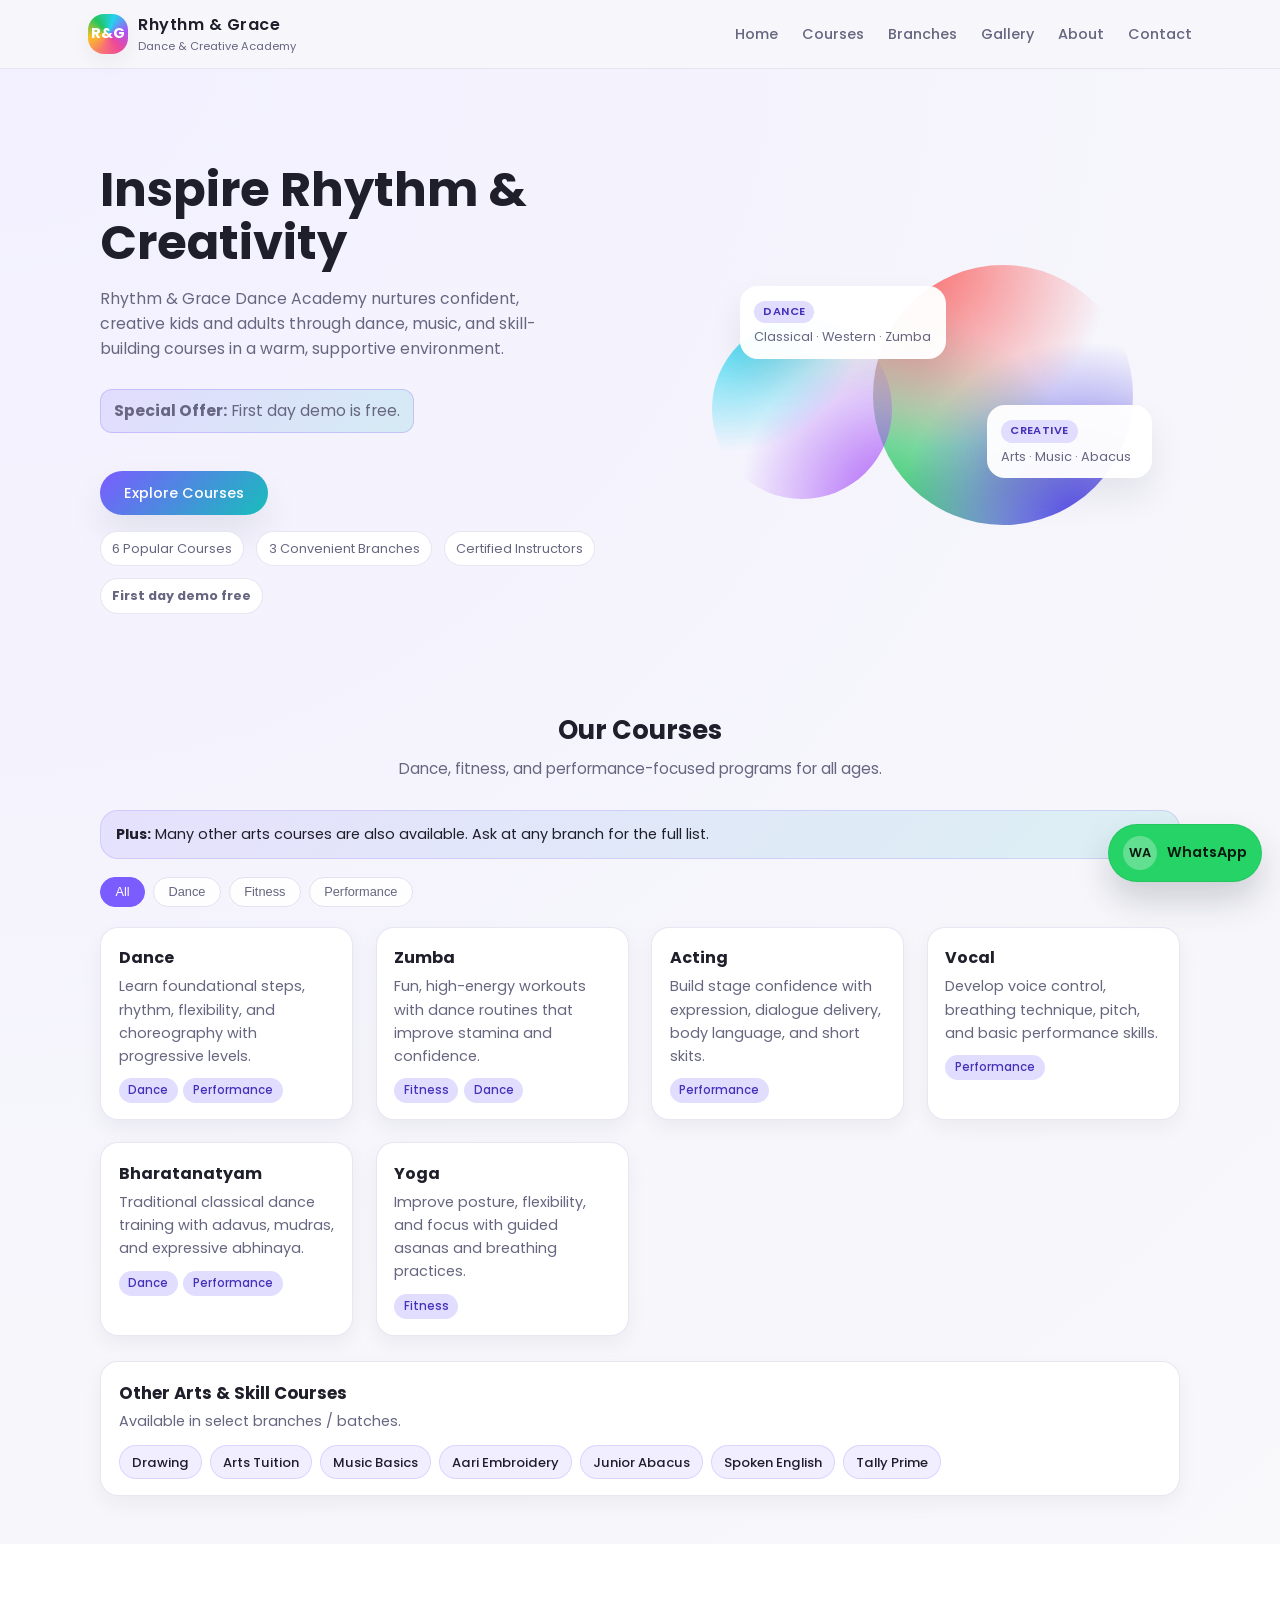
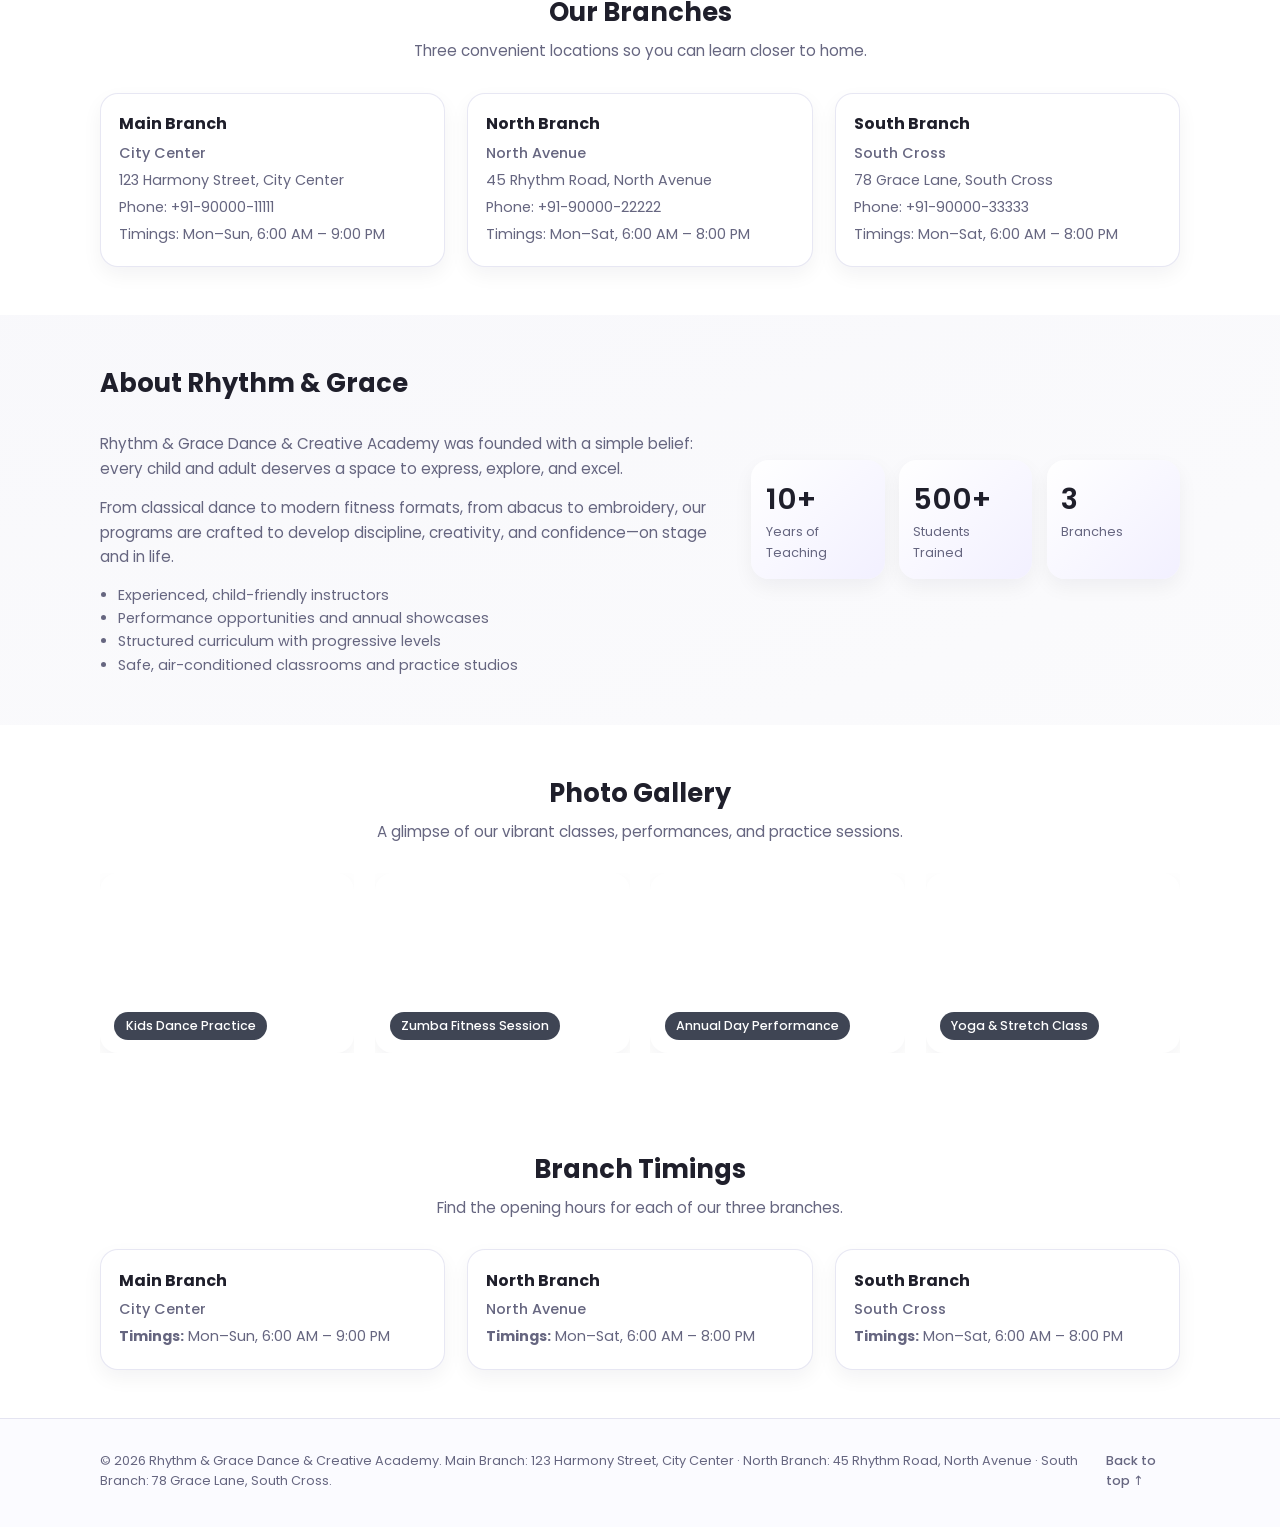
<file: index.html>
<!DOCTYPE html>
<html lang="en">

<head>
  <meta charset="UTF-8" />
  <meta name="viewport" content="width=device-width, initial-scale=1.0" />
  <title>Rhythm & Grace Dance Academy</title>
  <link rel="preconnect" href="https://fonts.googleapis.com">
  <link rel="preconnect" href="https://fonts.gstatic.com" crossorigin>
  <link
    href="https://fonts.googleapis.com/css2?family=Poppins:wght@300;400;500;600;700&family=Nunito:wght@300;400;600;700&display=swap"
    rel="stylesheet">
  <link rel="stylesheet" href="styles.css" />
</head>

<body>
  <header class="site-header" id="top">
    <div class="container header-inner">
      <div class="logo">
        <span class="logo-mark">R&G</span>
        <div class="logo-text">
          <span class="logo-title">Rhythm &amp; Grace</span>
          <span class="logo-subtitle">Dance &amp; Creative Academy</span>
        </div>
      </div>
      <nav class="main-nav">
        <button class="nav-toggle" aria-label="Toggle navigation">
          <span></span>
          <span></span>
        </button>
        <ul class="nav-links">
          <li><a href="#hero">Home</a></li>
          <li><a href="#courses">Courses</a></li>
          <li><a href="#branches">Branches</a></li>
          <li><a href="#gallery">Gallery</a></li>
          <li><a href="#about">About</a></li>
          <li><a href="#contact">Contact</a></li>
        </ul>
      </nav>
    </div>
  </header>

  <main>
    <section class="hero" id="hero">
      <div class="container hero-inner">
        <div class="hero-text">
          <h1>Inspire Rhythm &amp; Creativity</h1>
          <p>
            Rhythm &amp; Grace Dance Academy nurtures confident, creative kids and adults through
            dance, music, and skill-building courses in a warm, supportive environment.
          </p>
          <p class="hero-offer"><strong>Special Offer:</strong> First day demo is free.</p>
          <div class="hero-actions">
            <a href="#courses" class="btn primary-btn">Explore Courses</a>
          </div>
          <div class="hero-highlights">
            <span>6 Popular Courses</span>
            <span>3 Convenient Branches</span>
            <span>Certified Instructors</span>
            <span><strong>First day demo free</strong></span>
          </div>
        </div>
        <div class="hero-visual">
          <div class="hero-circle hero-circle-main"></div>
          <div class="hero-circle hero-circle-secondary"></div>
          <div class="hero-card hero-card-dance">
            <span class="hero-card-label">Dance</span>
            <span class="hero-card-text">Classical · Western · Zumba</span>
          </div>
          <div class="hero-card hero-card-creative">
            <span class="hero-card-label">Creative</span>
            <span class="hero-card-text">Arts · Music · Abacus</span>
          </div>
        </div>
      </div>
    </section>

    <section class="section" id="courses">
      <div class="container">
        <header class="section-header">
          <h2>Our Courses</h2>
          <p>Dance, fitness, and performance-focused programs for all ages.</p>
        </header>

        <div class="info-banner" role="note" aria-label="Additional courses note">
          <strong>Plus:</strong> Many other arts courses are also available. Ask at any branch for the full list.
        </div>

        <div class="course-filters" aria-label="Filter courses">
          <button class="filter-btn active" data-filter="all">All</button>
          <button class="filter-btn" data-filter="dance">Dance</button>
          <button class="filter-btn" data-filter="fitness">Fitness</button>
          <button class="filter-btn" data-filter="performance">Performance</button>
        </div>

        <div class="cards-grid courses-grid">
          <article class="card course-card" data-category="dance performance">
            <h3>Dance</h3>
            <p>Learn foundational steps, rhythm, flexibility, and choreography with progressive levels.</p>
            <div class="tags">
              <span class="tag">Dance</span>
              <span class="tag">Performance</span>
            </div>
          </article>

          <article class="card course-card" data-category="fitness dance">
            <h3>Zumba</h3>
            <p>Fun, high-energy workouts with dance routines that improve stamina and confidence.</p>
            <div class="tags">
              <span class="tag">Fitness</span>
              <span class="tag">Dance</span>
            </div>
          </article>

          <article class="card course-card" data-category="performance">
            <h3>Acting</h3>
            <p>Build stage confidence with expression, dialogue delivery, body language, and short skits.</p>
            <div class="tags">
              <span class="tag">Performance</span>
            </div>
          </article>

          <article class="card course-card" data-category="performance">
            <h3>Vocal</h3>
            <p>Develop voice control, breathing technique, pitch, and basic performance skills.</p>
            <div class="tags">
              <span class="tag">Performance</span>
            </div>
          </article>

          <article class="card course-card" data-category="dance performance">
            <h3>Bharatanatyam</h3>
            <p>Traditional classical dance training with adavus, mudras, and expressive abhinaya.</p>
            <div class="tags">
              <span class="tag">Dance</span>
              <span class="tag">Performance</span>
            </div>
          </article>

          <article class="card course-card" data-category="fitness">
            <h3>Yoga</h3>
            <p>Improve posture, flexibility, and focus with guided asanas and breathing practices.</p>
            <div class="tags">
              <span class="tag">Fitness</span>
            </div>
          </article>
        </div>

        <div class="other-courses">
          <h3 class="other-courses-title">Other Arts &amp; Skill Courses</h3>
          <p class="other-courses-subtitle">Available in select branches / batches.</p>
          <div class="chips">
            <span class="chip">Drawing</span>
            <span class="chip">Arts Tuition</span>
            <span class="chip">Music Basics</span>
            <span class="chip">Aari Embroidery</span>
            <span class="chip">Junior Abacus</span>
            <span class="chip">Spoken English</span>
            <span class="chip">Tally Prime</span>
          </div>
        </div>
      </div>
    </section>

    <section class="section section-alt" id="branches">
      <div class="container">
        <header class="section-header">
          <h2>Our Branches</h2>
          <p>Three convenient locations so you can learn closer to home.</p>
        </header>

        <div class="cards-grid branches-grid">
          <article class="card branch-card">
            <h3>Main Branch</h3>
            <p class="branch-area">City Center</p>
            <p class="branch-detail">123 Harmony Street, City Center</p>
            <p class="branch-detail">Phone: +91-90000-11111</p>
            <p class="branch-detail">Timings: Mon–Sun, 6:00 AM – 9:00 PM</p>
          </article>

          <article class="card branch-card">
            <h3>North Branch</h3>
            <p class="branch-area">North Avenue</p>
            <p class="branch-detail">45 Rhythm Road, North Avenue</p>
            <p class="branch-detail">Phone: +91-90000-22222</p>
            <p class="branch-detail">Timings: Mon–Sat, 6:00 AM – 8:00 PM</p>
          </article>

          <article class="card branch-card">
            <h3>South Branch</h3>
            <p class="branch-area">South Cross</p>
            <p class="branch-detail">78 Grace Lane, South Cross</p>
            <p class="branch-detail">Phone: +91-90000-33333</p>
            <p class="branch-detail">Timings: Mon–Sat, 6:00 AM – 8:00 PM</p>
          </article>
        </div>
      </div>
    </section>

    <section class="section" id="about">
      <div class="container about-grid">
        <div class="about-text">
          <header class="section-header align-left">
            <h2>About Rhythm &amp; Grace</h2>
          </header>
          <p>
            Rhythm &amp; Grace Dance &amp; Creative Academy was founded with a simple belief: every child and adult
            deserves a space to express, explore, and excel.
          </p>
          <p>
            From classical dance to modern fitness formats, from abacus to embroidery, our programs are crafted to
            develop discipline, creativity, and confidence—on stage and in life.
          </p>
          <ul class="about-list">
            <li>Experienced, child-friendly instructors</li>
            <li>Performance opportunities and annual showcases</li>
            <li>Structured curriculum with progressive levels</li>
            <li>Safe, air-conditioned classrooms and practice studios</li>
          </ul>
        </div>
        <div class="about-highlights">
          <div class="highlight-card">
            <span class="highlight-number">10+</span>
            <span class="highlight-label">Years of Teaching</span>
          </div>
          <div class="highlight-card">
            <span class="highlight-number">500+</span>
            <span class="highlight-label">Students Trained</span>
          </div>
          <div class="highlight-card">
            <span class="highlight-number">3</span>
            <span class="highlight-label">Branches</span>
          </div>
        </div>
      </div>
    </section>

    <section class="section section-alt" id="gallery">
      <div class="container">
        <header class="section-header">
          <h2>Photo Gallery</h2>
          <p>A glimpse of our vibrant classes, performances, and practice sessions.</p>
        </header>
        <div class="gallery-grid">
          <div class="gallery-item">
            <div class="gallery-thumb photo1"></div>
            <span class="gallery-label">Kids Dance Practice</span>
          </div>
          <div class="gallery-item">
            <div class="gallery-thumb photo2"></div>
            <span class="gallery-label">Zumba Fitness Session</span>
          </div>
          <div class="gallery-item">
            <div class="gallery-thumb photo3"></div>
            <span class="gallery-label">Annual Day Performance</span>
          </div>
          <div class="gallery-item">
            <div class="gallery-thumb photo4"></div>
            <span class="gallery-label">Yoga &amp; Stretch Class</span>
          </div>
        </div>
      </div>
    </section>

    <section class="section section-alt" id="contact">
      <div class="container">
        <header class="section-header">
          <h2>Branch Timings</h2>
          <p>Find the opening hours for each of our three branches.</p>
        </header>
        <div class="cards-grid branches-grid">
          <article class="card branch-card">
            <h3>Main Branch</h3>
            <p class="branch-area">City Center</p>
            <p class="branch-detail"><strong>Timings:</strong> Mon–Sun, 6:00 AM – 9:00 PM</p>
          </article>
          <article class="card branch-card">
            <h3>North Branch</h3>
            <p class="branch-area">North Avenue</p>
            <p class="branch-detail"><strong>Timings:</strong> Mon–Sat, 6:00 AM – 8:00 PM</p>
          </article>
          <article class="card branch-card">
            <h3>South Branch</h3>
            <p class="branch-area">South Cross</p>
            <p class="branch-detail"><strong>Timings:</strong> Mon–Sat, 6:00 AM – 8:00 PM</p>
          </article>
        </div>
      </div>
    </section>
  </main>

  <footer class="site-footer">
    <div class="container footer-inner">
      <p>&copy; <span id="year"></span> Rhythm &amp; Grace Dance &amp; Creative Academy. Main Branch: 123 Harmony Street,
        City Center · North Branch: 45 Rhythm Road, North Avenue · South Branch: 78 Grace Lane, South Cross.</p>
      <a href="#top" class="back-to-top">Back to top ↑</a>
    </div>
  </footer>

  <a class="whatsapp-float" href="https://wa.me/919000011111" target="_blank" rel="noopener noreferrer"
    aria-label="Chat on WhatsApp">
    <span class="whatsapp-icon" aria-hidden="true">WA</span>
    <span class="whatsapp-text">WhatsApp</span>
  </a>

  <script src="script.js"></script>
</body>

</html>
</file>
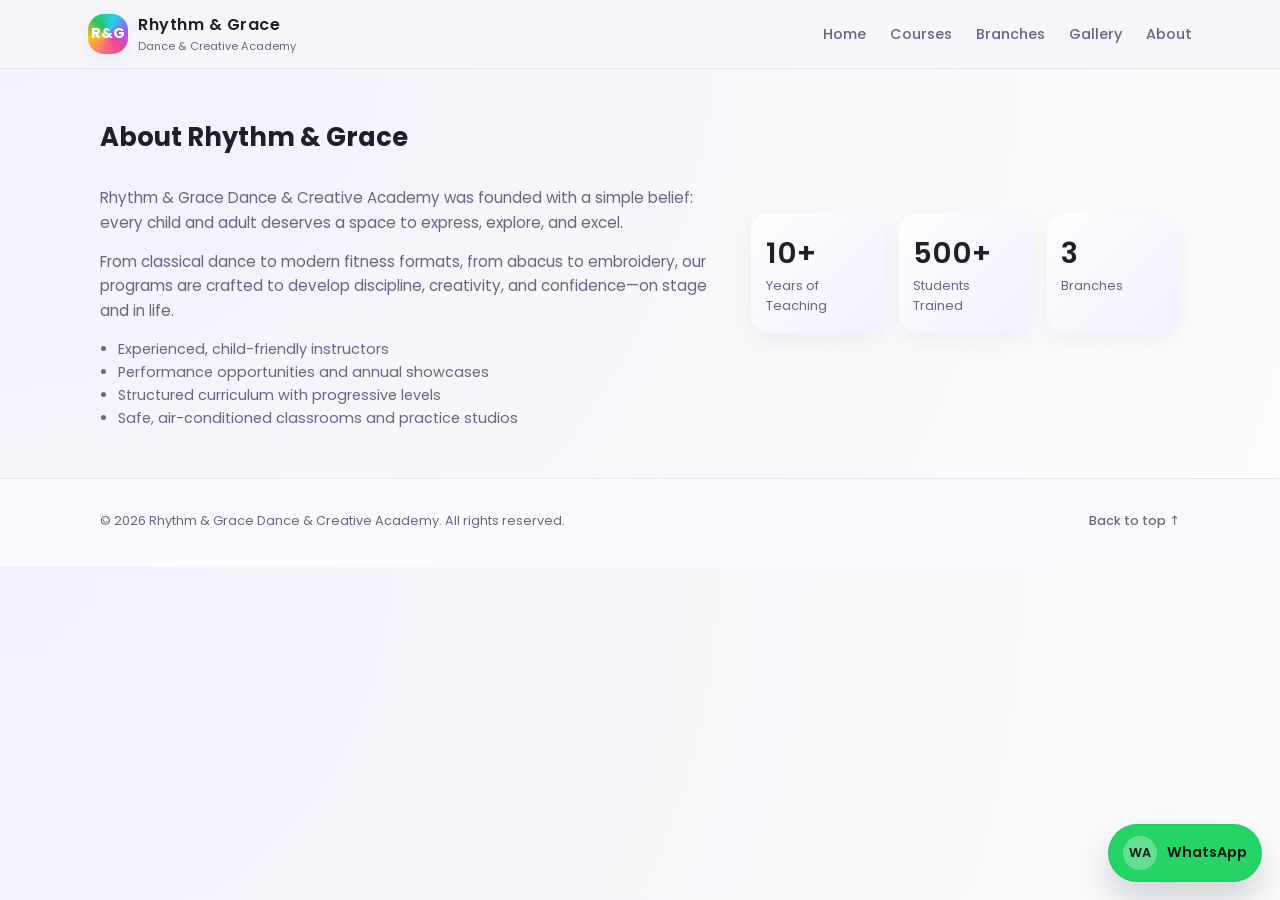
<file: about.html>
<!DOCTYPE html>
<html lang="en">

<head>
  <meta charset="UTF-8" />
  <meta name="viewport" content="width=device-width, initial-scale=1.0" />
  <title>About - Rhythm & Grace Dance Academy</title>
  <link rel="preconnect" href="https://fonts.googleapis.com">
  <link rel="preconnect" href="https://fonts.gstatic.com" crossorigin>
  <link
    href="https://fonts.googleapis.com/css2?family=Poppins:wght@300;400;500;600;700&family=Nunito:wght@300;400;600;700&display=swap"
    rel="stylesheet">
  <link rel="stylesheet" href="styles.css" />
</head>

<body>
  <header class="site-header" id="top">
    <div class="container header-inner">
      <div class="logo">
        <span class="logo-mark">R&G</span>
        <div class="logo-text">
          <span class="logo-title">Rhythm &amp; Grace</span>
          <span class="logo-subtitle">Dance &amp; Creative Academy</span>
        </div>
      </div>
      <nav class="main-nav">
        <button class="nav-toggle" aria-label="Toggle navigation">
          <span></span>
          <span></span>
        </button>
        <ul class="nav-links">
          <li><a href="index.html">Home</a></li>
          <li><a href="courses.html">Courses</a></li>
          <li><a href="branches.html">Branches</a></li>
          <li><a href="gallery.html">Gallery</a></li>
          <li><a href="about.html">About</a></li>
        </ul>
      </nav>
    </div>
  </header>

  <main>
    <section class="section" id="about">
      <div class="container about-grid">
        <div class="about-text">
          <header class="section-header align-left">
            <h2>About Rhythm &amp; Grace</h2>
          </header>
          <p>
            Rhythm &amp; Grace Dance &amp; Creative Academy was founded with a simple belief: every child and adult
            deserves a space to express, explore, and excel.
          </p>
          <p>
            From classical dance to modern fitness formats, from abacus to embroidery, our programs are crafted to
            develop discipline, creativity, and confidence—on stage and in life.
          </p>
          <ul class="about-list">
            <li>Experienced, child-friendly instructors</li>
            <li>Performance opportunities and annual showcases</li>
            <li>Structured curriculum with progressive levels</li>
            <li>Safe, air-conditioned classrooms and practice studios</li>
          </ul>
        </div>
        <div class="about-highlights">
          <div class="highlight-card">
            <span class="highlight-number">10+</span>
            <span class="highlight-label">Years of Teaching</span>
          </div>
          <div class="highlight-card">
            <span class="highlight-number">500+</span>
            <span class="highlight-label">Students Trained</span>
          </div>
          <div class="highlight-card">
            <span class="highlight-number">3</span>
            <span class="highlight-label">Branches</span>
          </div>
        </div>
      </div>
    </section>
  </main>

  <footer class="site-footer">
    <div class="container footer-inner">
      <p>&copy; <span id="year"></span> Rhythm &amp; Grace Dance &amp; Creative Academy. All rights reserved.</p>
      <a href="#top" class="back-to-top">Back to top ↑</a>
    </div>
  </footer>

  <a class="whatsapp-float" href="https://wa.me/919000011111" target="_blank" rel="noopener noreferrer"
    aria-label="Chat on WhatsApp">
    <span class="whatsapp-icon" aria-hidden="true">WA</span>
    <span class="whatsapp-text">WhatsApp</span>
  </a>

  <script src="script.js"></script>
</body>

</html>
</file>
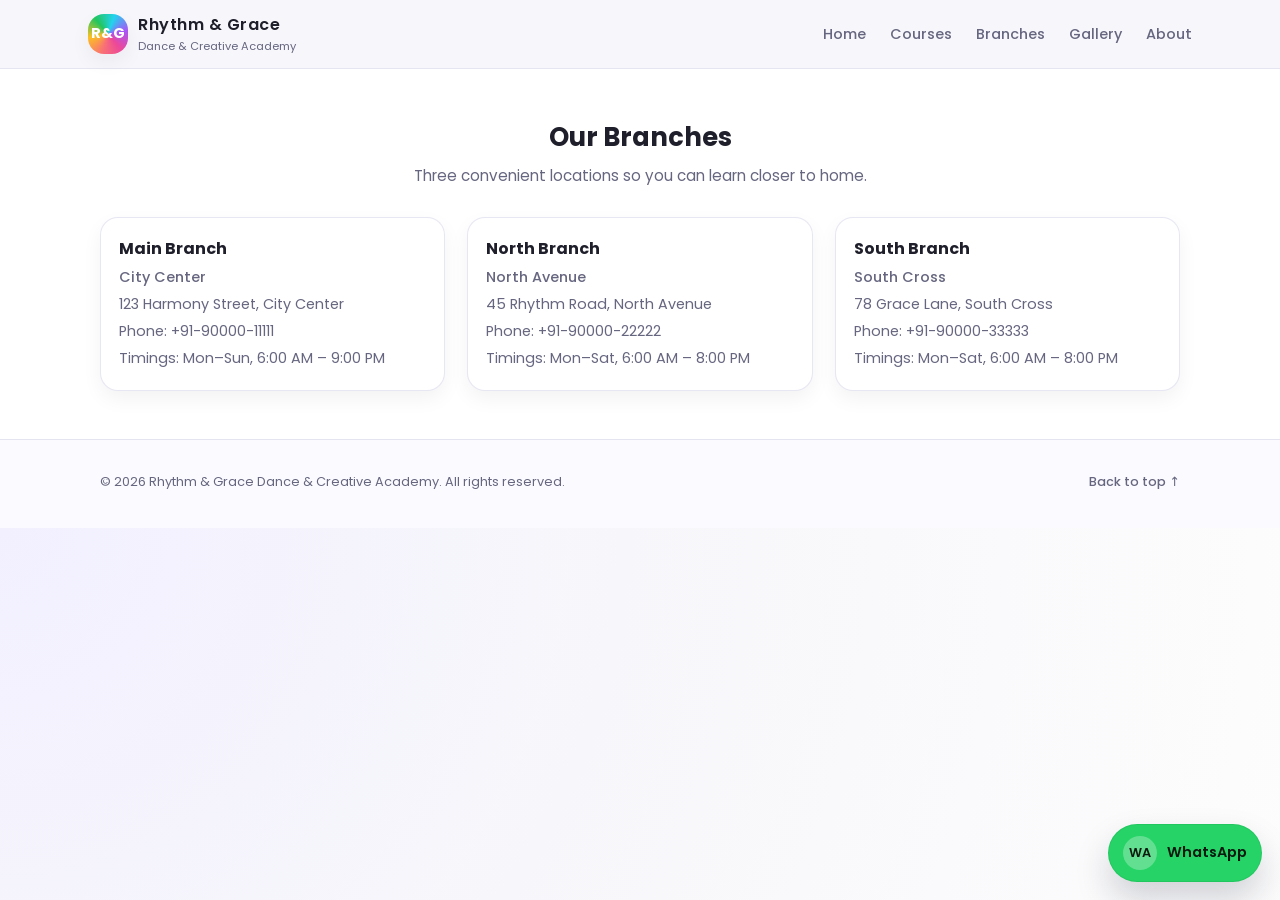
<file: branches.html>
<!DOCTYPE html>
<html lang="en">

<head>
  <meta charset="UTF-8" />
  <meta name="viewport" content="width=device-width, initial-scale=1.0" />
  <title>Branches - Rhythm & Grace Dance Academy</title>
  <link rel="preconnect" href="https://fonts.googleapis.com">
  <link rel="preconnect" href="https://fonts.gstatic.com" crossorigin>
  <link
    href="https://fonts.googleapis.com/css2?family=Poppins:wght@300;400;500;600;700&family=Nunito:wght@300;400;600;700&display=swap"
    rel="stylesheet">
  <link rel="stylesheet" href="styles.css" />
</head>

<body>
  <header class="site-header" id="top">
    <div class="container header-inner">
      <div class="logo">
        <span class="logo-mark">R&G</span>
        <div class="logo-text">
          <span class="logo-title">Rhythm &amp; Grace</span>
          <span class="logo-subtitle">Dance &amp; Creative Academy</span>
        </div>
      </div>
      <nav class="main-nav">
        <button class="nav-toggle" aria-label="Toggle navigation">
          <span></span>
          <span></span>
        </button>
        <ul class="nav-links">
          <li><a href="index.html">Home</a></li>
          <li><a href="courses.html">Courses</a></li>
          <li><a href="branches.html">Branches</a></li>
          <li><a href="gallery.html">Gallery</a></li>
          <li><a href="about.html">About</a></li>
        </ul>
      </nav>
    </div>
  </header>

  <main>
    <section class="section section-alt" id="branches">
      <div class="container">
        <header class="section-header">
          <h2>Our Branches</h2>
          <p>Three convenient locations so you can learn closer to home.</p>
        </header>

        <div class="cards-grid branches-grid">
          <article class="card branch-card">
            <h3>Main Branch</h3>
            <p class="branch-area">City Center</p>
            <p class="branch-detail">123 Harmony Street, City Center</p>
            <p class="branch-detail">Phone: +91-90000-11111</p>
            <p class="branch-detail">Timings: Mon–Sun, 6:00 AM – 9:00 PM</p>
          </article>

          <article class="card branch-card">
            <h3>North Branch</h3>
            <p class="branch-area">North Avenue</p>
            <p class="branch-detail">45 Rhythm Road, North Avenue</p>
            <p class="branch-detail">Phone: +91-90000-22222</p>
            <p class="branch-detail">Timings: Mon–Sat, 6:00 AM – 8:00 PM</p>
          </article>

          <article class="card branch-card">
            <h3>South Branch</h3>
            <p class="branch-area">South Cross</p>
            <p class="branch-detail">78 Grace Lane, South Cross</p>
            <p class="branch-detail">Phone: +91-90000-33333</p>
            <p class="branch-detail">Timings: Mon–Sat, 6:00 AM – 8:00 PM</p>
          </article>
        </div>
      </div>
    </section>
  </main>

  <footer class="site-footer">
    <div class="container footer-inner">
      <p>&copy; <span id="year"></span> Rhythm &amp; Grace Dance &amp; Creative Academy. All rights reserved.</p>
      <a href="#top" class="back-to-top">Back to top ↑</a>
    </div>
  </footer>

  <a class="whatsapp-float" href="https://wa.me/919000011111" target="_blank" rel="noopener noreferrer"
    aria-label="Chat on WhatsApp">
    <span class="whatsapp-icon" aria-hidden="true">WA</span>
    <span class="whatsapp-text">WhatsApp</span>
  </a>

  <script src="script.js"></script>
</body>

</html>
</file>
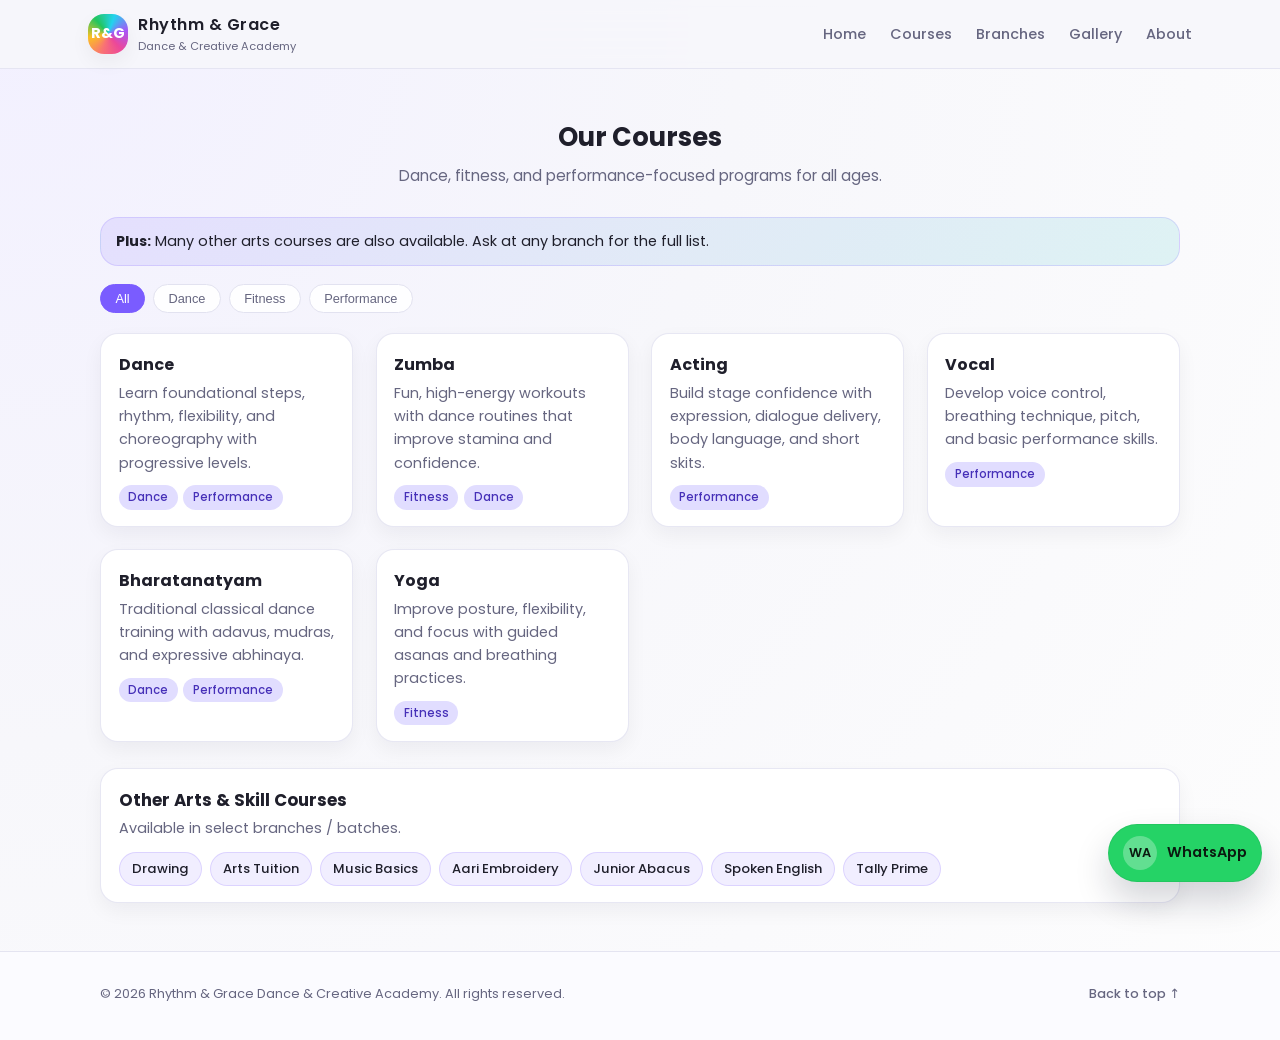
<file: courses.html>
<!DOCTYPE html>
<html lang="en">

<head>
  <meta charset="UTF-8" />
  <meta name="viewport" content="width=device-width, initial-scale=1.0" />
  <title>Courses - Rhythm & Grace Dance Academy</title>
  <link rel="preconnect" href="https://fonts.googleapis.com">
  <link rel="preconnect" href="https://fonts.gstatic.com" crossorigin>
  <link
    href="https://fonts.googleapis.com/css2?family=Poppins:wght@300;400;500;600;700&family=Nunito:wght@300;400;600;700&display=swap"
    rel="stylesheet">
  <link rel="stylesheet" href="styles.css" />
</head>

<body>
  <header class="site-header" id="top">
    <div class="container header-inner">
      <div class="logo">
        <span class="logo-mark">R&G</span>
        <div class="logo-text">
          <span class="logo-title">Rhythm &amp; Grace</span>
          <span class="logo-subtitle">Dance &amp; Creative Academy</span>
        </div>
      </div>
      <nav class="main-nav">
        <button class="nav-toggle" aria-label="Toggle navigation">
          <span></span>
          <span></span>
        </button>
        <ul class="nav-links">
          <li><a href="index.html">Home</a></li>
          <li><a href="courses.html">Courses</a></li>
          <li><a href="branches.html">Branches</a></li>
          <li><a href="gallery.html">Gallery</a></li>
          <li><a href="about.html">About</a></li>
        </ul>
      </nav>
    </div>
  </header>

  <main>
    <section class="section" id="courses">
      <div class="container">
        <header class="section-header">
          <h2>Our Courses</h2>
          <p>Dance, fitness, and performance-focused programs for all ages.</p>
        </header>

        <div class="info-banner" role="note" aria-label="Additional courses note">
          <strong>Plus:</strong> Many other arts courses are also available. Ask at any branch for the full list.
        </div>

        <div class="course-filters" aria-label="Filter courses">
          <button class="filter-btn active" data-filter="all">All</button>
          <button class="filter-btn" data-filter="dance">Dance</button>
          <button class="filter-btn" data-filter="fitness">Fitness</button>
          <button class="filter-btn" data-filter="performance">Performance</button>
        </div>

        <div class="cards-grid courses-grid">
          <article class="card course-card" data-category="dance performance">
            <h3>Dance</h3>
            <p>Learn foundational steps, rhythm, flexibility, and choreography with progressive levels.</p>
            <div class="tags">
              <span class="tag">Dance</span>
              <span class="tag">Performance</span>
            </div>
          </article>

          <article class="card course-card" data-category="fitness dance">
            <h3>Zumba</h3>
            <p>Fun, high-energy workouts with dance routines that improve stamina and confidence.</p>
            <div class="tags">
              <span class="tag">Fitness</span>
              <span class="tag">Dance</span>
            </div>
          </article>

          <article class="card course-card" data-category="performance">
            <h3>Acting</h3>
            <p>Build stage confidence with expression, dialogue delivery, body language, and short skits.</p>
            <div class="tags">
              <span class="tag">Performance</span>
            </div>
          </article>

          <article class="card course-card" data-category="performance">
            <h3>Vocal</h3>
            <p>Develop voice control, breathing technique, pitch, and basic performance skills.</p>
            <div class="tags">
              <span class="tag">Performance</span>
            </div>
          </article>

          <article class="card course-card" data-category="dance performance">
            <h3>Bharatanatyam</h3>
            <p>Traditional classical dance training with adavus, mudras, and expressive abhinaya.</p>
            <div class="tags">
              <span class="tag">Dance</span>
              <span class="tag">Performance</span>
            </div>
          </article>

          <article class="card course-card" data-category="fitness">
            <h3>Yoga</h3>
            <p>Improve posture, flexibility, and focus with guided asanas and breathing practices.</p>
            <div class="tags">
              <span class="tag">Fitness</span>
            </div>
          </article>
        </div>

        <div class="other-courses">
          <h3 class="other-courses-title">Other Arts &amp; Skill Courses</h3>
          <p class="other-courses-subtitle">Available in select branches / batches.</p>
          <div class="chips">
            <span class="chip">Drawing</span>
            <span class="chip">Arts Tuition</span>
            <span class="chip">Music Basics</span>
            <span class="chip">Aari Embroidery</span>
            <span class="chip">Junior Abacus</span>
            <span class="chip">Spoken English</span>
            <span class="chip">Tally Prime</span>
          </div>
        </div>
      </div>
    </section>
  </main>

  <footer class="site-footer">
    <div class="container footer-inner">
      <p>&copy; <span id="year"></span> Rhythm &amp; Grace Dance &amp; Creative Academy. All rights reserved.</p>
      <a href="#top" class="back-to-top">Back to top ↑</a>
    </div>
  </footer>

  <a class="whatsapp-float" href="https://wa.me/919000011111" target="_blank" rel="noopener noreferrer"
    aria-label="Chat on WhatsApp">
    <span class="whatsapp-icon" aria-hidden="true">WA</span>
    <span class="whatsapp-text">WhatsApp</span>
  </a>

  <script src="script.js"></script>
</body>

</html>
</file>
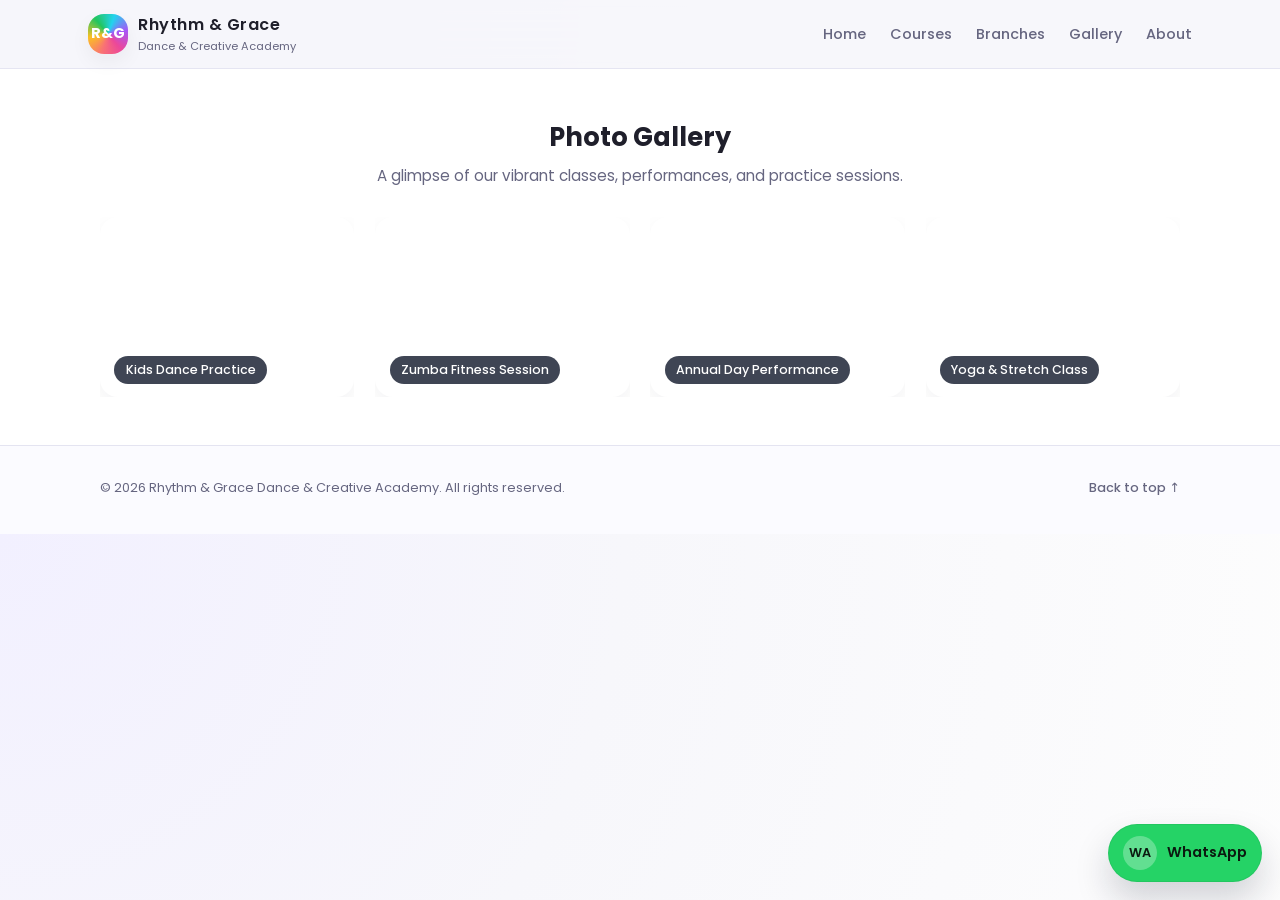
<file: gallery.html>
<!DOCTYPE html>
<html lang="en">

<head>
  <meta charset="UTF-8" />
  <meta name="viewport" content="width=device-width, initial-scale=1.0" />
  <title>Gallery - Rhythm & Grace Dance Academy</title>
  <link rel="preconnect" href="https://fonts.googleapis.com">
  <link rel="preconnect" href="https://fonts.gstatic.com" crossorigin>
  <link
    href="https://fonts.googleapis.com/css2?family=Poppins:wght@300;400;500;600;700&family=Nunito:wght@300;400;600;700&display=swap"
    rel="stylesheet">
  <link rel="stylesheet" href="styles.css" />
</head>

<body>
  <header class="site-header" id="top">
    <div class="container header-inner">
      <div class="logo">
        <span class="logo-mark">R&amp;G</span>
        <div class="logo-text">
          <span class="logo-title">Rhythm &amp; Grace</span>
          <span class="logo-subtitle">Dance &amp; Creative Academy</span>
        </div>
      </div>
      <nav class="main-nav">
        <button class="nav-toggle" aria-label="Toggle navigation">
          <span></span>
          <span></span>
        </button>
        <ul class="nav-links">
          <li><a href="index.html">Home</a></li>
          <li><a href="courses.html">Courses</a></li>
          <li><a href="branches.html">Branches</a></li>
          <li><a href="gallery.html">Gallery</a></li>
          <li><a href="about.html">About</a></li>
        </ul>
      </nav>
    </div>
  </header>

  <main>
    <section class="section section-alt" id="gallery">
      <div class="container">
        <header class="section-header">
          <h2>Photo Gallery</h2>
          <p>A glimpse of our vibrant classes, performances, and practice sessions.</p>
        </header>

        <div class="gallery-grid">
          <div class="gallery-item">
            <div class="gallery-thumb photo1"></div>
            <span class="gallery-label">Kids Dance Practice</span>
          </div>

          <div class="gallery-item">
            <div class="gallery-thumb photo2"></div>
            <span class="gallery-label">Zumba Fitness Session</span>
          </div>

          <div class="gallery-item">
            <div class="gallery-thumb photo3"></div>
            <span class="gallery-label">Annual Day Performance</span>
          </div>

          <div class="gallery-item">
            <div class="gallery-thumb photo4"></div>
            <span class="gallery-label">Yoga &amp; Stretch Class</span>
          </div>
        </div>
      </div>
    </section>
  </main>

  <footer class="site-footer">
    <div class="container footer-inner">
      <p>&copy; <span id="year"></span> Rhythm &amp; Grace Dance &amp; Creative Academy. All rights reserved.</p>
      <a href="#top" class="back-to-top">Back to top ↑</a>
    </div>
  </footer>

  <a class="whatsapp-float" href="https://wa.me/919000011111" target="_blank" rel="noopener noreferrer"
    aria-label="Chat on WhatsApp">
    <span class="whatsapp-icon" aria-hidden="true">WA</span>
    <span class="whatsapp-text">WhatsApp</span>
  </a>

  <script src="script.js"></script>
</body>

</html>
</file>
<file: styles.css>
:root {
  --bg: #f7f7fb;
  --bg-alt: #ffffff;
  --text: #1f1f2b;
  --muted: #666680;
  --accent: #7a5cff;
  --accent-soft: #e1ddff;
  --accent-secondary: #17bebb;
  --border-subtle: #e2e2f0;
  --danger: #e64b4b;
  --radius-lg: 18px;
  --radius-md: 12px;
  --radius-sm: 999px;
  --shadow-soft: 0 18px 35px rgba(15, 23, 42, 0.08);
  --shadow-subtle: 0 8px 20px rgba(15, 23, 42, 0.05);
  --container-width: 1120px;
}

*,
*::before,
*::after {
  box-sizing: border-box;
}

html,
body {
  margin: 0;
  padding: 0;
}

body {
  font-family: "Poppins", "Nunito", system-ui, -apple-system, BlinkMacSystemFont, "Segoe UI", sans-serif;
  background: radial-gradient(circle at top left, #f2f0ff 0, #f7f7fb 45%, #fdfdfd 100%);
  color: var(--text);
  line-height: 1.6;
}

img {
  max-width: 100%;
  display: block;
}

a {
  color: inherit;
  text-decoration: none;
}

.container {
  width: 100%;
  max-width: var(--container-width);
  margin: 0 auto;
  padding: 0 1.25rem;
}

.site-header {
  position: sticky;
  top: 0;
  z-index: 20;
  background: rgba(247, 247, 251, 0.9);
  backdrop-filter: blur(16px);
  border-bottom: 1px solid rgba(226, 226, 240, 0.8);
}

.header-inner {
  display: flex;
  align-items: center;
  justify-content: space-between;
  padding: 0.75rem 0.5rem;
}

.logo {
  display: flex;
  align-items: center;
  gap: 0.65rem;
}

.logo-mark {
  width: 40px;
  height: 40px;
  border-radius: 40%;
  background: conic-gradient(from 200deg, #f97373, #fbbf24, #22c55e, #22d3ee, #a855f7, #ec4899, #f97373);
  display: flex;
  align-items: center;
  justify-content: center;
  font-weight: 700;
  color: #ffffff;
  font-size: 0.9rem;
  box-shadow: var(--shadow-subtle);
}

.logo-text {
  display: flex;
  flex-direction: column;
}

.logo-title {
  font-weight: 600;
  letter-spacing: 0.03em;
  font-size: 1rem;
}

.logo-subtitle {
  font-size: 0.7rem;
  color: var(--muted);
}

.main-nav {
  display: flex;
  align-items: center;
  gap: 1rem;
}

.nav-links {
  list-style: none;
  display: flex;
  align-items: center;
  gap: 1.5rem;
  margin: 0;
  padding: 0;
}

.nav-links a {
  font-size: 0.9rem;
  font-weight: 500;
  color: var(--muted);
  position: relative;
  padding-bottom: 0.1rem;
}

.nav-links a::after {
  content: "";
  position: absolute;
  left: 0;
  bottom: -0.25rem;
  width: 0;
  height: 2px;
  background: linear-gradient(90deg, var(--accent), var(--accent-secondary));
  border-radius: 999px;
  transition: width 0.2s ease;
}

.nav-links a:hover::after,
.nav-links a.active::after {
  width: 100%;
}

.nav-links a:hover,
.nav-links a.active {
  color: var(--text);
}

.nav-toggle {
  display: none;
  flex-direction: column;
  gap: 5px;
  background: none;
  border: none;
  padding: 0;
  cursor: pointer;
}

.nav-toggle span {
  width: 22px;
  height: 2px;
  border-radius: 999px;
  background: var(--text);
}

.hero {
  padding: 3.5rem 0 3rem;
}

.hero-inner {
  display: grid;
  grid-template-columns: 1.1fr 0.9fr;
  gap: 2.5rem;
  align-items: center;
}

.hero-text h1 {
  font-size: clamp(2.2rem, 3vw + 1rem, 3rem);
  line-height: 1.1;
  margin-bottom: 0.75rem;
}

.hero-text p {
  color: var(--muted);
  font-size: 0.98rem;
  max-width: 30rem;
}

.hero-offer {
  margin-top: 0.75rem;
  padding: 0.55rem 0.8rem;
  border-radius: var(--radius-md);
  display: inline-block;
  background: linear-gradient(135deg, rgba(122, 92, 255, 0.14), rgba(23, 190, 187, 0.14));
  border: 1px solid rgba(122, 92, 255, 0.25);
  color: var(--text);
}

.hero-actions {
  display: flex;
  flex-wrap: wrap;
  gap: 0.75rem;
  margin: 1.4rem 0 1rem;
}

.btn {
  display: inline-flex;
  align-items: center;
  justify-content: center;
  padding: 0.65rem 1.5rem;
  border-radius: var(--radius-sm);
  border: none;
  font-size: 0.9rem;
  font-weight: 500;
  cursor: pointer;
  transition: transform 0.12s ease, box-shadow 0.12s ease, background 0.15s ease, color 0.15s ease;
}

.btn.primary-btn {
  background: linear-gradient(135deg, var(--accent), var(--accent-secondary));
  color: #ffffff;
  box-shadow: var(--shadow-soft);
}

.btn.primary-btn:hover {
  transform: translateY(-1px);
  box-shadow: 0 22px 40px rgba(15, 23, 42, 0.18);
}

.btn.ghost-btn {
  background: rgba(255, 255, 255, 0.7);
  color: var(--text);
  border: 1px solid var(--border-subtle);
}

.btn.ghost-btn:hover {
  background: #ffffff;
}

.btn.full-width {
  width: 100%;
}

.hero-highlights {
  display: flex;
  flex-wrap: wrap;
  gap: 0.75rem;
  font-size: 0.8rem;
  color: var(--muted);
}

.hero-highlights span {
  padding: 0.4rem 0.7rem;
  border-radius: var(--radius-sm);
  background: #ffffff;
  border: 1px solid rgba(226, 226, 240, 0.8);
}

.hero-visual {
  position: relative;
  min-height: 260px;
}

.hero-circle {
  position: absolute;
  border-radius: 50%;
  filter: blur(0);
}

.hero-circle-main {
  width: 260px;
  height: 260px;
  right: 10%;
  top: 10%;
  background: radial-gradient(circle at 20% 0, #f97373, transparent 55%), radial-gradient(circle at 80% 100%, #4f46e5, transparent 55%), radial-gradient(circle at 0 100%, #22c55e, transparent 60%);
}

.hero-circle-secondary {
  width: 180px;
  height: 180px;
  left: 0;
  bottom: 0;
  background: radial-gradient(circle at 10% 0, #22d3ee, transparent 55%), radial-gradient(circle at 100% 100%, #a855f7, transparent 60%);
  opacity: 0.9;
}

.hero-card {
  position: absolute;
  background: rgba(255, 255, 255, 0.96);
  border-radius: var(--radius-lg);
  padding: 0.7rem 0.9rem;
  min-width: 165px;
  box-shadow: var(--shadow-soft);
}

.hero-card-dance {
  top: 18%;
  left: 6%;
}

.hero-card-creative {
  bottom: 8%;
  right: 6%;
}

.hero-card-label {
  display: inline-block;
  padding: 0.15rem 0.55rem;
  border-radius: var(--radius-sm);
  font-size: 0.7rem;
  font-weight: 600;
  letter-spacing: 0.04em;
  text-transform: uppercase;
  background: var(--accent-soft);
  color: #4630b8;
  margin-bottom: 0.25rem;
}

.hero-card-text {
  display: block;
  font-size: 0.8rem;
  color: var(--muted);
}

.section {
  padding: 3rem 0;
}

.section-alt {
  background: var(--bg-alt);
}

.section-header {
  text-align: center;
  margin-bottom: 1.8rem;
}

.section-header.align-left {
  text-align: left;
}

.section-header h2 {
  font-size: 1.6rem;
  margin: 0 0 0.4rem;
}

.section-header p {
  margin: 0;
  color: var(--muted);
  font-size: 0.95rem;
}

.cards-grid {
  display: grid;
  gap: 1.4rem;
}

.courses-grid {
  grid-template-columns: repeat(auto-fit, minmax(240px, 1fr));
}

.branches-grid {
  grid-template-columns: repeat(auto-fit, minmax(250px, 1fr));
}

.card {
  background: #ffffff;
  border-radius: var(--radius-lg);
  padding: 1.1rem 1.1rem 1rem;
  box-shadow: var(--shadow-subtle);
  border: 1px solid rgba(226, 226, 240, 0.8);
  transition: transform 0.12s ease, box-shadow 0.12s ease, border-color 0.12s ease;
}

.card:hover {
  transform: translateY(-2px);
  box-shadow: var(--shadow-soft);
  border-color: #d4d4f0;
}

.course-card h3,
.branch-card h3 {
  margin-top: 0;
  margin-bottom: 0.3rem;
  font-size: 1rem;
}

.course-card p,
.branch-card p {
  margin: 0.25rem 0;
  font-size: 0.9rem;
  color: var(--muted);
}

.tags {
  display: flex;
  flex-wrap: wrap;
  gap: 0.35rem;
  margin-top: 0.65rem;
}

.tag {
  font-size: 0.72rem;
  padding: 0.2rem 0.6rem;
  border-radius: var(--radius-sm);
  background: var(--accent-soft);
  color: #4630b8;
  font-weight: 500;
}

.course-filters {
  display: flex;
  flex-wrap: wrap;
  gap: 0.5rem;
  margin-bottom: 1.25rem;
}

.info-banner {
  margin: 1rem 0 1.1rem;
  padding: 0.75rem 0.95rem;
  border-radius: var(--radius-lg);
  background: linear-gradient(135deg, rgba(122, 92, 255, 0.12), rgba(23, 190, 187, 0.12));
  border: 1px solid rgba(122, 92, 255, 0.18);
  color: var(--text);
  font-size: 0.9rem;
}

.other-courses {
  margin-top: 1.6rem;
  padding: 1.1rem 1.1rem 1rem;
  border-radius: var(--radius-lg);
  background: #ffffff;
  border: 1px solid rgba(226, 226, 240, 0.8);
  box-shadow: var(--shadow-subtle);
}

.other-courses-title {
  margin: 0 0 0.2rem;
  font-size: 1.05rem;
}

.other-courses-subtitle {
  margin: 0 0 0.75rem;
  color: var(--muted);
  font-size: 0.9rem;
}

.chips {
  display: flex;
  flex-wrap: wrap;
  gap: 0.5rem;
}

.chip {
  display: inline-flex;
  align-items: center;
  justify-content: center;
  padding: 0.35rem 0.75rem;
  border-radius: var(--radius-sm);
  background: rgba(122, 92, 255, 0.1);
  border: 1px solid rgba(122, 92, 255, 0.18);
  color: var(--text);
  font-size: 0.82rem;
  font-weight: 500;
}

.filter-btn {
  border-radius: var(--radius-sm);
  padding: 0.4rem 0.9rem;
  border: 1px solid var(--border-subtle);
  background: rgba(255, 255, 255, 0.9);
  font-size: 0.8rem;
  color: var(--muted);
  cursor: pointer;
  transition: background 0.15s ease, color 0.15s ease, border-color 0.15s ease, transform 0.1s ease;
}

.filter-btn:hover {
  transform: translateY(-1px);
}

.filter-btn.active {
  background: var(--accent);
  border-color: var(--accent);
  color: #ffffff;
}

.course-card.hidden {
  display: none;
}

.branch-area {
  font-weight: 500;
  color: var(--text);
}

.branch-detail {
  font-size: 0.86rem;
}

.about-grid {
  display: grid;
  grid-template-columns: minmax(0, 1.3fr) minmax(0, 0.9fr);
  gap: 2rem;
  align-items: center;
}

.about-text p {
  color: var(--muted);
  font-size: 0.95rem;
}

.about-list {
  padding-left: 1.1rem;
  margin: 0.75rem 0 0;
  color: var(--muted);
  font-size: 0.9rem;
}

.about-highlights {
  display: grid;
  grid-template-columns: repeat(auto-fit, minmax(120px, 1fr));
  gap: 0.9rem;
}

.highlight-card {
  background: linear-gradient(135deg, #ffffff, #f2f0ff);
  border-radius: var(--radius-lg);
  padding: 1rem 0.9rem;
  text-align: left;
  box-shadow: var(--shadow-subtle);
}

.highlight-number {
  display: block;
  font-size: 1.8rem;
  font-weight: 600;
}

.highlight-label {
  display: block;
  font-size: 0.8rem;
  color: var(--muted);
}

.contact-grid {
  display: grid;
  grid-template-columns: minmax(0, 1.1fr) minmax(0, 1.1fr);
  gap: 2rem;
  align-items: flex-start;
}

/* Gallery */
.gallery-grid {
  display: grid;
  grid-template-columns: repeat(auto-fit, minmax(220px, 1fr));
  gap: 1.3rem;
}

.gallery-item {
  position: relative;
  overflow: hidden;
}

.gallery-thumb {
  height: 180px;
  border-radius: var(--radius-lg);
  background-size: cover;
  background-position: center;
  box-shadow: var(--shadow-subtle);
  transform: scale(1);
  transition: transform 0.2s ease, box-shadow 0.2s ease;
}

.gallery-item:hover .gallery-thumb {
  transform: scale(1.03);
  box-shadow: var(--shadow-soft);
}

.gallery-label {
  position: absolute;
  left: 0.9rem;
  bottom: 0.8rem;
  padding: 0.25rem 0.7rem;
  border-radius: var(--radius-sm);
  background: rgba(15, 23, 42, 0.8);
  color: #ffffff;
  font-size: 0.78rem;
  font-weight: 500;
}

.gallery-thumb.photo1 {
  background-image: url("https://images.pexels.com/photos/861808/pexels-photo-861808.jpeg?auto=compress&cs=tinysrgb&w=800");
}

.gallery-thumb.photo2 {
  background-image: url("https://images.pexels.com/photos/3820424/pexels-photo-3820424.jpeg?auto=compress&cs=tinysrgb&w=800");
}

.gallery-thumb.photo3 {
  background-image: url("https://images.pexels.com/photos/3321793/pexels-photo-3321793.jpeg?auto=compress&cs=tinysrgb&w=800");
}

.gallery-thumb.photo4 {
  background-image: url("https://images.pexels.com/photos/3823063/pexels-photo-3823063.jpeg?auto=compress&cs=tinysrgb&w=800");
}

.gallery-thumb.video1 {
  background-image: url("https://images.pexels.com/photos/8961061/pexels-photo-8961061.jpeg?auto=compress&cs=tinysrgb&w=800");
}

.gallery-thumb.video2 {
  background-image: url("https://images.pexels.com/photos/6898859/pexels-photo-6898859.jpeg?auto=compress&cs=tinysrgb&w=800");
}

.contact-details p {
  margin: 0.25rem 0;
  font-size: 0.9rem;
  color: var(--muted);
}

.contact-form-wrapper {
  background: #ffffff;
  border-radius: var(--radius-lg);
  padding: 1.4rem 1.4rem 1.3rem;
  box-shadow: var(--shadow-soft);
  border: 1px solid rgba(226, 226, 240, 0.9);
}

form {
  margin: 0;
}

.form-row {
  display: grid;
  grid-template-columns: repeat(2, minmax(0, 1fr));
  gap: 0.9rem;
  margin-bottom: 0.9rem;
}

.form-row:last-of-type {
  margin-bottom: 1.1rem;
}

.form-field {
  display: flex;
  flex-direction: column;
  gap: 0.35rem;
}

.form-field label {
  font-size: 0.8rem;
  font-weight: 500;
}

input,
select,
textarea {
  border-radius: 12px;
  border: 1px solid var(--border-subtle);
  padding: 0.55rem 0.7rem;
  font-family: inherit;
  font-size: 0.9rem;
  background: #fbfbff;
  transition: border-color 0.15s ease, box-shadow 0.15s ease, background 0.15s ease;
}

textarea {
  resize: vertical;
  min-height: 100px;
}

input:focus,
select:focus,
textarea:focus {
  outline: none;
  border-color: var(--accent);
  background: #ffffff;
  box-shadow: 0 0 0 1px rgba(122, 92, 255, 0.3);
}

.field-error {
  min-height: 0.9rem;
  font-size: 0.75rem;
  color: var(--danger);
}

.form-success {
  margin-top: 0.6rem;
  font-size: 0.85rem;
  color: #15803d;
}

.site-footer {
  border-top: 1px solid rgba(226, 226, 240, 0.9);
  padding: 1.2rem 0 1.4rem;
  background: #fbfbff;
}

.footer-inner {
  display: flex;
  align-items: center;
  justify-content: space-between;
  gap: 1rem;
  font-size: 0.8rem;
  color: var(--muted);
}

.back-to-top {
  font-weight: 500;
}

.back-to-top:hover {
  color: var(--accent);
}

/* Floating WhatsApp button */
.whatsapp-float {
  position: fixed;
  right: 18px;
  bottom: 18px;
  z-index: 50;
  display: inline-flex;
  align-items: center;
  gap: 0.6rem;
  padding: 0.7rem 0.9rem;
  border-radius: 999px;
  background: #25d366;
  color: #0b1a10;
  font-weight: 600;
  box-shadow: 0 18px 35px rgba(15, 23, 42, 0.18);
  border: 1px solid rgba(0, 0, 0, 0.06);
  transition: transform 0.12s ease, box-shadow 0.12s ease, filter 0.12s ease;
}

.whatsapp-float:hover {
  transform: translateY(-2px);
  box-shadow: 0 22px 44px rgba(15, 23, 42, 0.24);
  filter: brightness(0.98);
}

.whatsapp-icon {
  width: 34px;
  height: 34px;
  border-radius: 50%;
  background: rgba(255, 255, 255, 0.28);
  display: inline-flex;
  align-items: center;
  justify-content: center;
  font-size: 0.8rem;
  letter-spacing: 0.03em;
}

.whatsapp-text {
  font-size: 0.9rem;
}

@media (max-width: 520px) {
  .whatsapp-float {
    right: 14px;
    bottom: 14px;
    padding: 0.65rem 0.75rem;
  }

  .whatsapp-text {
    display: none;
  }
}

@media (max-width: 900px) {
  .hero-inner {
    grid-template-columns: 1fr;
  }

  .hero-visual {
    order: -1;
    min-height: 240px;
  }

  .about-grid {
    grid-template-columns: 1fr;
  }

  .contact-grid {
    grid-template-columns: 1fr;
  }
}

@media (max-width: 768px) {
  .header-inner {
    padding-inline: 0.75rem;
  }

  .nav-toggle {
    display: flex;
  }

  .nav-links {
    position: absolute;
    top: 58px;
    right: 12px;
    flex-direction: column;
    align-items: flex-start;
    background: rgba(255, 255, 255, 0.98);
    padding: 0.7rem 0.9rem;
    border-radius: var(--radius-lg);
    box-shadow: var(--shadow-soft);
    border: 1px solid rgba(226, 226, 240, 0.9);
    opacity: 0;
    visibility: hidden;
    transform: translateY(-5px);
    transition: opacity 0.18s ease, transform 0.18s ease, visibility 0.18s ease;
  }

  .nav-links.open {
    opacity: 1;
    visibility: visible;
    transform: translateY(0);
  }

  .hero {
    padding-top: 2.3rem;
  }

  .hero-text h1 {
    font-size: 2.1rem;
  }

  .form-row {
    grid-template-columns: 1fr;
  }
}

@media (max-width: 520px) {
  .hero-visual {
    min-height: 210px;
  }

  .hero-card-dance {
    top: 12%;
  }

  .hero-card-creative {
    bottom: 6%;
  }

  .cards-grid {
    gap: 1rem;
  }

  .contact-form-wrapper {
    padding: 1.1rem 1rem 1rem;
  }

  .section {
    padding: 2.3rem 0;
  }

  .footer-inner {
    flex-direction: column;
    align-items: flex-start;
  }
}
</file>
